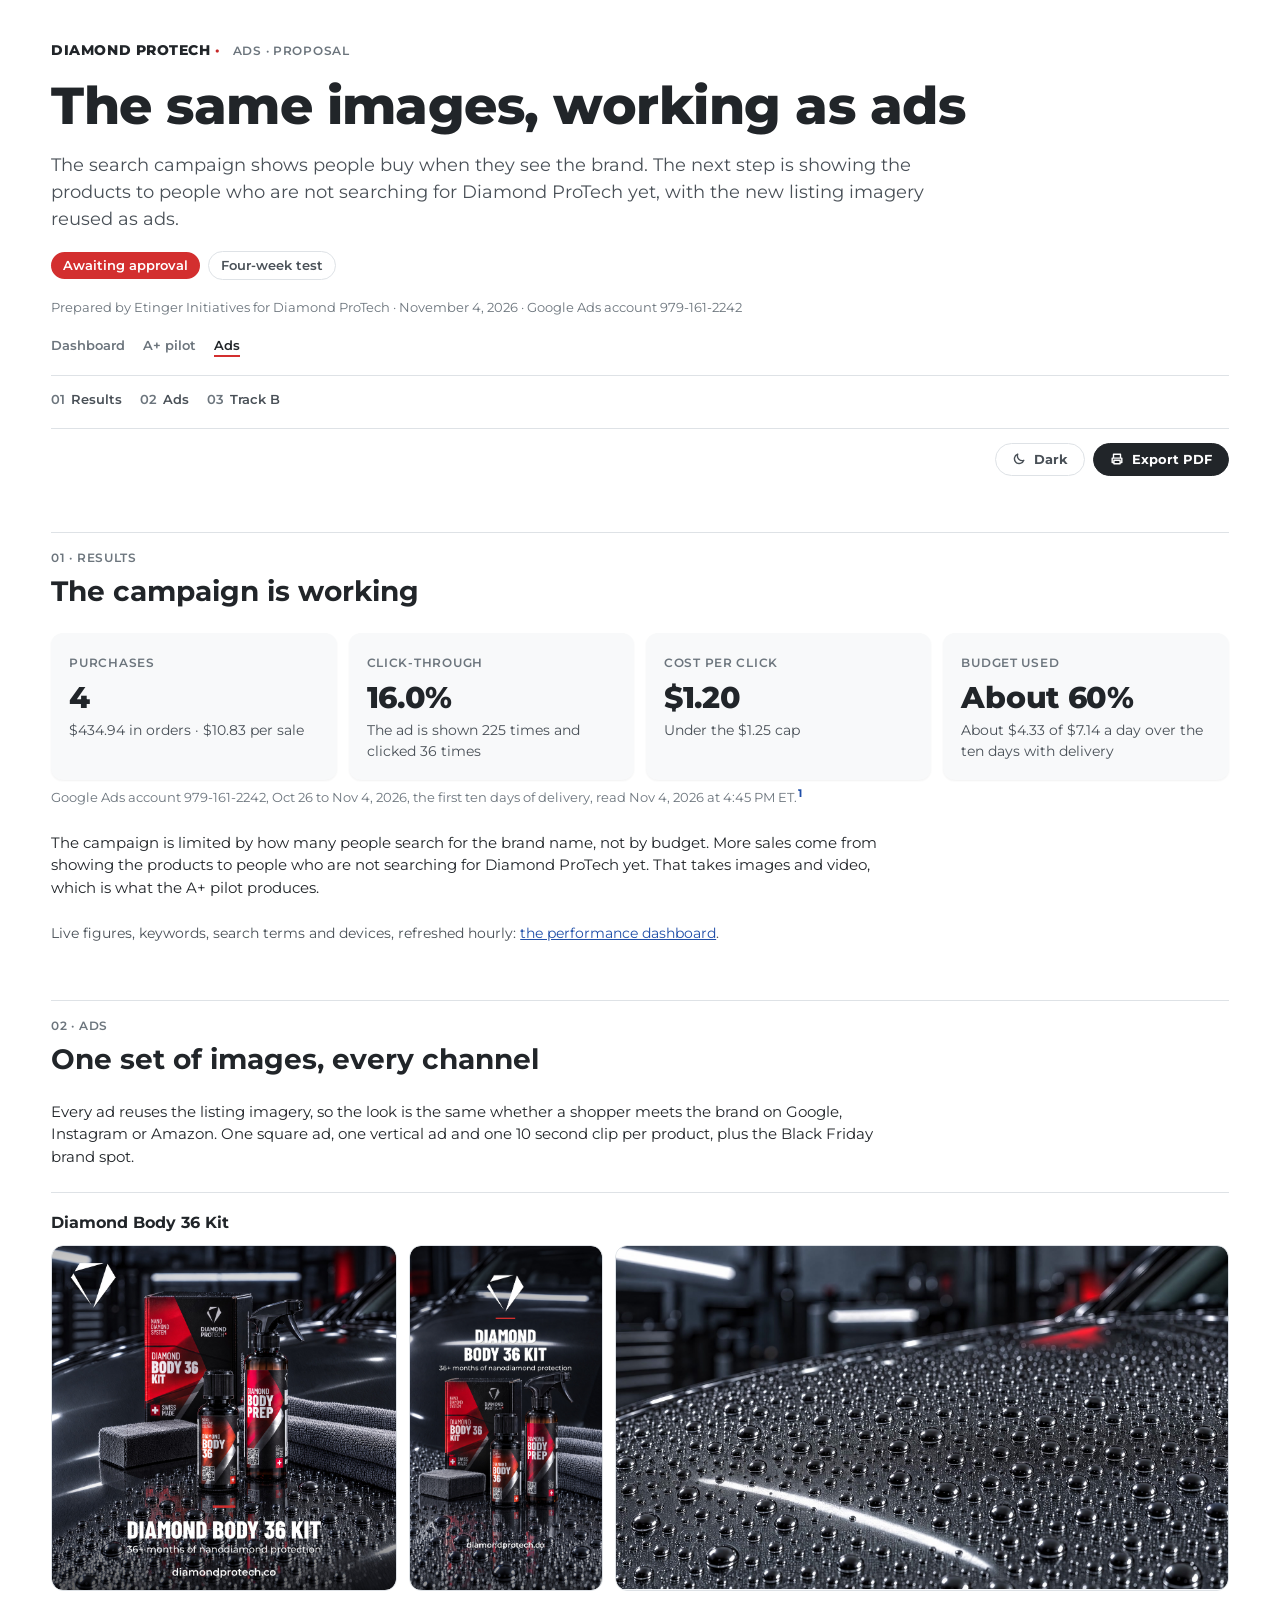
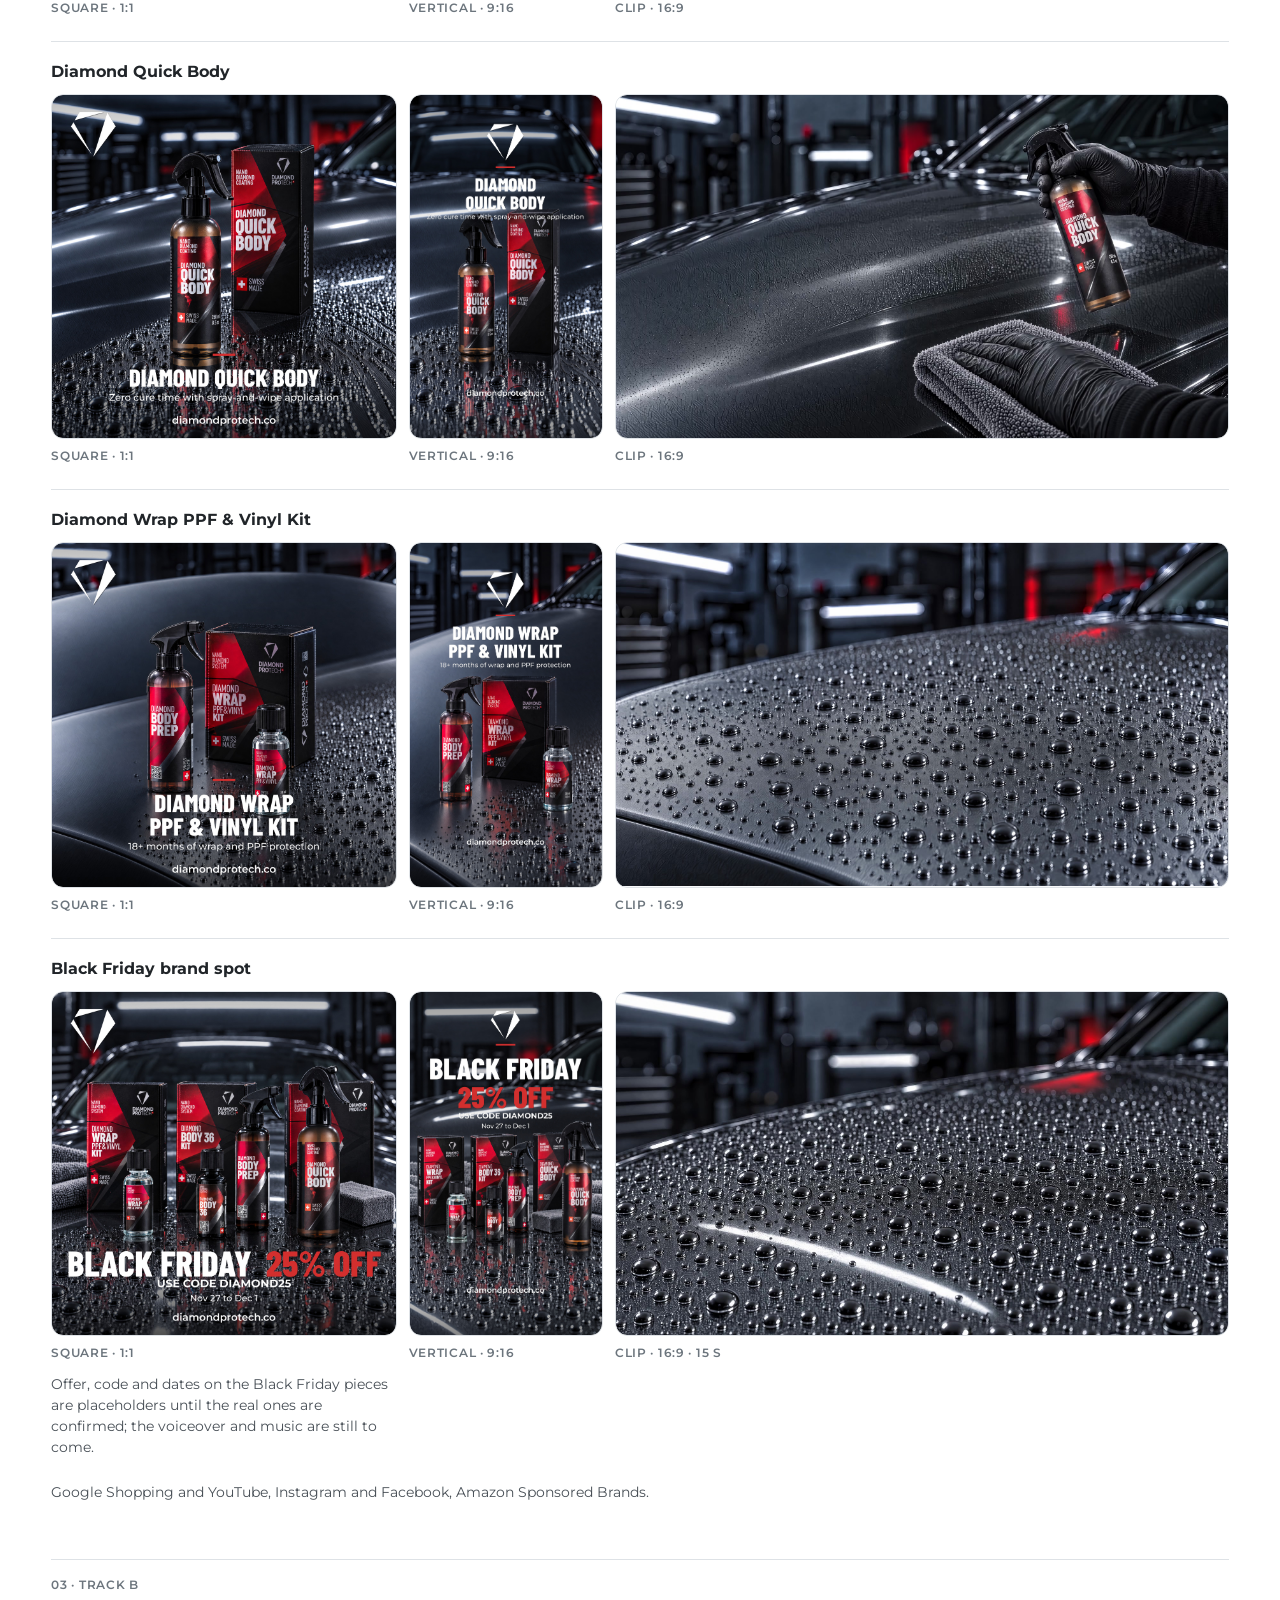
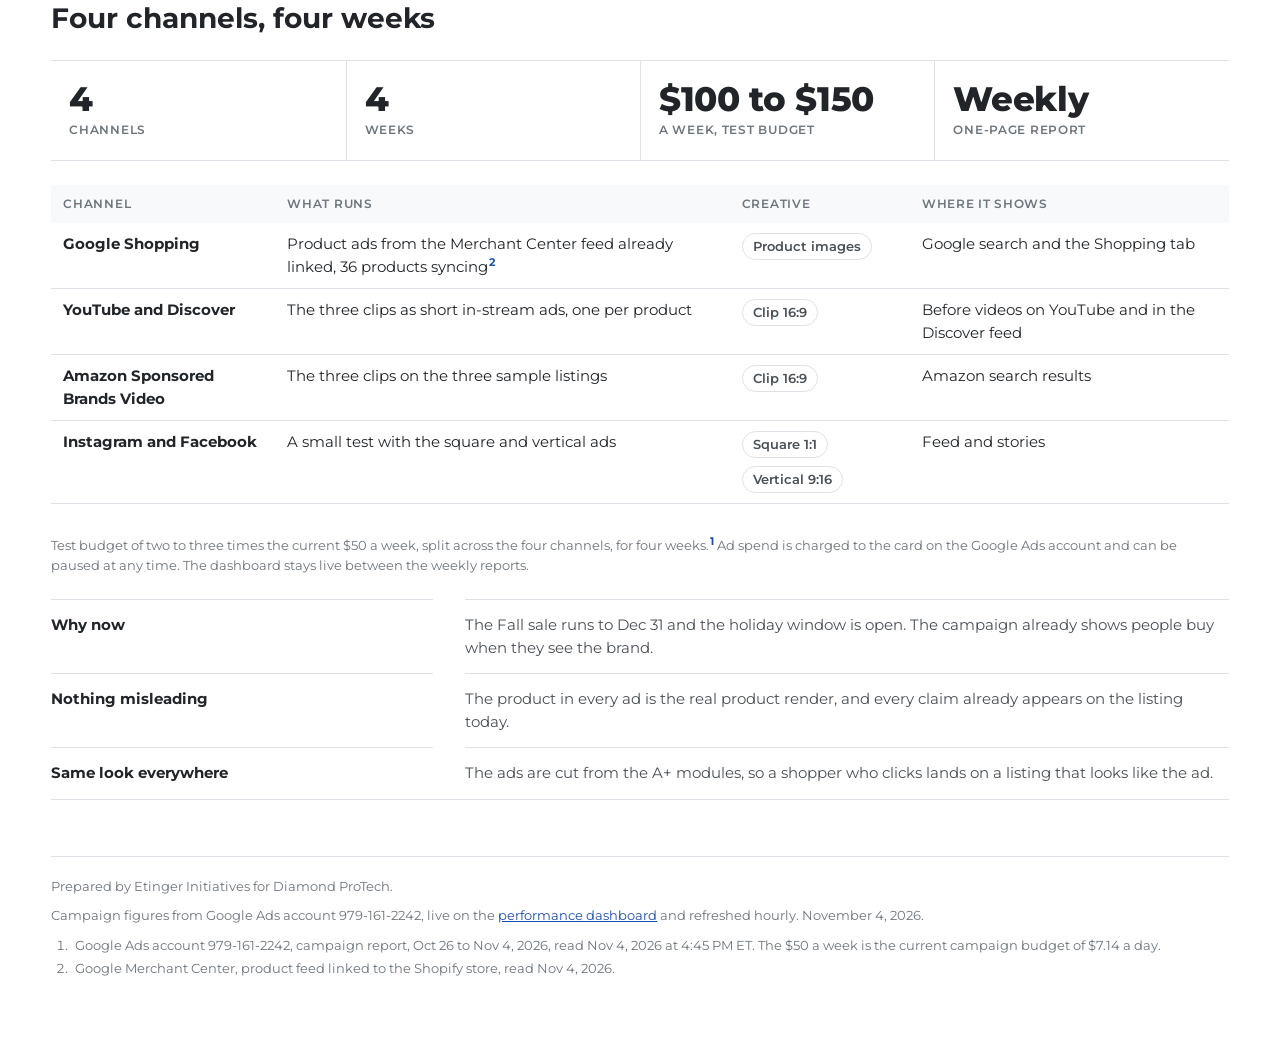
<file: ads/index.html>
<!doctype html>
<html lang="en">
<head>
<meta charset="utf-8">
<meta name="viewport" content="width=device-width,initial-scale=1,viewport-fit=cover">
<meta name="robots" content="noindex,nofollow">
<title>Diamond ProTech Ads</title>
<link rel="preconnect" href="https://fonts.googleapis.com">
<link rel="preconnect" href="https://fonts.gstatic.com" crossorigin>
<link rel="stylesheet" href="https://fonts.googleapis.com/css2?family=Montserrat:wght@400;500;600;700;800&display=swap">
<link rel="stylesheet" href="/assets/dpt.css?v=20261104g">
<script>(function(){try{var t=localStorage.getItem('dpt-theme');if(t==='light'||t==='dark')document.documentElement.setAttribute('data-theme',t);}catch(e){}})();</script>
<script src="/assets/theme.js?v=20261104e" defer></script>
</head>
<body>
<table class="pt" role="presentation"><tfoot><tr><td></td></tr></tfoot><tbody><tr><td>
<main class="page">

  <header class="top">
    <div class="masthead">
      <div class="brand">
        <span class="wordmark">Diamond ProTech <span class="dot">·</span></span>
        <span class="label">Ads · proposal</span>
      </div>
      <h1>The same images, working as ads</h1>
      <p class="lede">The search campaign shows people buy when they see the brand. The next step is showing the products to people who are not searching for Diamond ProTech yet, with the new listing imagery reused as ads.</p>
      <div class="pills">
        <span class="pill pill-status">Awaiting approval</span>
        <span class="pill pill-quiet">Four-week test</span>
      </div>
      <p class="meta">Prepared by Etinger Initiatives for Diamond ProTech · November 4, 2026 · Google Ads account 979-161-2242</p>
      <nav class="sitenav" aria-label="Pages">
        <a href="/">Dashboard</a>
        <a href="/aplus/">A+ pilot</a>
        <a href="/ads/" aria-current="page">Ads</a>
      </nav>
      <nav class="contents" aria-label="Contents">
        <a href="#results"><span>01</span>Results</a>
        <a href="#ads"><span>02</span>Ads</a>
        <a href="#track-b"><span>03</span>Track B</a>
      </nav>
      <div class="controls">
        <span class="spacer"></span>
        <button type="button" class="btn btn-quiet" id="theme" aria-label="Switch to dark mode">
          <svg class="ic-moon" viewBox="0 0 16 16" aria-hidden="true" fill="none" stroke="currentColor" stroke-width="1.6" stroke-linecap="round" stroke-linejoin="round"><path d="M13.5 9.5A5.5 5.5 0 0 1 6.5 2.5a5.5 5.5 0 1 0 7 7z"/></svg>
          <svg class="ic-sun" viewBox="0 0 16 16" aria-hidden="true" fill="none" stroke="currentColor" stroke-width="1.6" stroke-linecap="round" stroke-linejoin="round" style="display:none"><circle cx="8" cy="8" r="3"/><path d="M8 1.5v1.5M8 13v1.5M1.5 8H3M13 8h1.5M3.4 3.4l1 1M11.6 11.6l1 1M3.4 12.6l1-1M11.6 4.4l1-1"/></svg>
          <span class="theme-text">Dark</span>
        </button>
        <button type="button" class="btn" id="export">
          <svg viewBox="0 0 16 16" aria-hidden="true" fill="none" stroke="currentColor" stroke-width="1.6" stroke-linecap="round" stroke-linejoin="round"><path d="M4 6V2.5h8V6M4 12H2.5V7h11v5H12M4.5 9.5h7v4h-7z"/></svg>
          Export PDF
        </button>
      </div>
    </div>
  </header>

  <section class="sec" id="results">
    <div class="sec-head">
      <p class="label">01 · Results</p>
      <h2>The campaign is working</h2>
    </div>
    <div>
      <div class="facts">
        <div class="fact"><span class="label">Purchases</span><b>4</b><p>$434.94 in orders · $10.83 per sale</p></div>
        <div class="fact"><span class="label">Click-through</span><b>16.0%</b><p>The ad is shown 225 times and clicked 36 times</p></div>
        <div class="fact"><span class="label">Cost per click</span><b>$1.20</b><p>Under the $1.25 cap</p></div>
        <div class="fact"><span class="label">Budget used</span><b>About 60%</b><p>About $4.33 of $7.14 a day over the ten days with delivery</p></div>
      </div>
      <p class="source">Google Ads account 979-161-2242, Oct 26 to Nov 4, 2026, the first ten days of delivery, read Nov 4, 2026 at 4:45 PM ET.<sup class="fn"><a href="#fn1">1</a></sup></p>
    </div>
    <p class="prose">The campaign is limited by how many people search for the brand name, not by budget. More sales come from showing the products to people who are not searching for Diamond ProTech yet. That takes images and video, which is what the A+ pilot produces.</p>
    <p class="caption">Live figures, keywords, search terms and devices, refreshed hourly: <a href="/">the performance dashboard</a>.</p>
  </section>

  <section class="sec" id="ads">
    <div class="sec-head">
      <p class="label">02 · Ads</p>
      <h2>One set of images, every channel</h2>
    </div>
    <p class="prose">Every ad reuses the listing imagery, so the look is the same whether a shopper meets the brand on Google, Instagram or Amazon. One square ad, one vertical ad and one 10 second clip per product, plus the Black Friday brand spot.</p>

    <div class="adrow">
      <h3>Diamond Body 36 Kit</h3>
      <figure>
        <div class="frame ar-1x1" data-note="Square ad, to follow"><img src="/img/ads/body36-ad-1x1.jpg" alt="Diamond Body 36 Kit, square ad" onerror="this.parentElement.classList.add('missing')"></div>
        <figcaption class="label">Square · 1:1</figcaption>
      </figure>
      <figure>
        <div class="frame ar-9x16" data-note="Vertical ad, to follow"><img src="/img/ads/body36-ad-9x16.jpg" alt="Diamond Body 36 Kit, vertical ad" onerror="this.parentElement.classList.add('missing')"></div>
        <figcaption class="label">Vertical · 9:16</figcaption>
      </figure>
      <figure class="wide">
        <div class="frame ar-16x9" data-note="Clip, to follow"><video autoplay muted loop playsinline preload="auto" disablepictureinpicture poster="/img/ads/body36-clip-poster.jpg" aria-label="Diamond Body 36 Kit, short clip"><source src="/img/ads/body36-clip.mp4" type="video/mp4"></video></div>
        <figcaption class="label">Clip · 16:9</figcaption>
      </figure>
    </div>

    <div class="adrow">
      <h3>Diamond Quick Body</h3>
      <figure>
        <div class="frame ar-1x1" data-note="Square ad, to follow"><img src="/img/ads/quickbody-ad-1x1.jpg" alt="Diamond Quick Body, square ad" onerror="this.parentElement.classList.add('missing')"></div>
        <figcaption class="label">Square · 1:1</figcaption>
      </figure>
      <figure>
        <div class="frame ar-9x16" data-note="Vertical ad, to follow"><img src="/img/ads/quickbody-ad-9x16.jpg" alt="Diamond Quick Body, vertical ad" onerror="this.parentElement.classList.add('missing')"></div>
        <figcaption class="label">Vertical · 9:16</figcaption>
      </figure>
      <figure class="wide">
        <div class="frame ar-16x9" data-note="Clip, to follow"><video autoplay muted loop playsinline preload="auto" disablepictureinpicture poster="/img/ads/quickbody-clip-poster.jpg" aria-label="Diamond Quick Body, short clip"><source src="/img/ads/quickbody-clip.mp4" type="video/mp4"></video></div>
        <figcaption class="label">Clip · 16:9</figcaption>
      </figure>
    </div>

    <div class="adrow">
      <h3>Diamond Wrap PPF &amp; Vinyl Kit</h3>
      <figure>
        <div class="frame ar-1x1" data-note="Square ad, to follow"><img src="/img/ads/wrap-ad-1x1.jpg" alt="Diamond Wrap PPF and Vinyl Kit, square ad" onerror="this.parentElement.classList.add('missing')"></div>
        <figcaption class="label">Square · 1:1</figcaption>
      </figure>
      <figure>
        <div class="frame ar-9x16" data-note="Vertical ad, to follow"><img src="/img/ads/wrap-ad-9x16.jpg" alt="Diamond Wrap PPF and Vinyl Kit, vertical ad" onerror="this.parentElement.classList.add('missing')"></div>
        <figcaption class="label">Vertical · 9:16</figcaption>
      </figure>
      <figure class="wide">
        <div class="frame ar-16x9" data-note="Clip, to follow"><video autoplay muted loop playsinline preload="auto" disablepictureinpicture poster="/img/ads/wrap-clip-poster.jpg" aria-label="Diamond Wrap PPF and Vinyl Kit, short clip"><source src="/img/ads/wrap-clip.mp4" type="video/mp4"></video></div>
        <figcaption class="label">Clip · 16:9</figcaption>
      </figure>
    </div>

    <div class="adrow">
      <h3>Black Friday brand spot</h3>
      <figure>
        <div class="frame ar-1x1" data-note="Square ad, to follow"><img src="/img/ads/brand-bf-ad-1x1.jpg" alt="Black Friday, square ad" onerror="this.parentElement.classList.add('missing')"></div>
        <figcaption class="label">Square · 1:1</figcaption>
      </figure>
      <figure>
        <div class="frame ar-9x16" data-note="Vertical ad, to follow"><img src="/img/ads/brand-bf-ad-9x16.jpg" alt="Black Friday, vertical ad" onerror="this.parentElement.classList.add('missing')"></div>
        <figcaption class="label">Vertical · 9:16</figcaption>
      </figure>
      <figure class="wide">
        <div class="frame ar-16x9" data-note="Clip, to follow"><video autoplay muted loop playsinline preload="auto" disablepictureinpicture poster="/img/ads/brand-bf-clip-poster.jpg" aria-label="Black Friday brand spot, 15 second clip"><source src="/img/ads/brand-bf-clip.mp4" type="video/mp4"></video></div>
        <figcaption class="label">Clip · 16:9 · 15 s</figcaption>
      </figure>
      <p class="caption">Offer, code and dates on the Black Friday pieces are placeholders until the real ones are confirmed; the voiceover and music are still to come.</p>
    </div>

    <p class="caption">Google Shopping and YouTube, Instagram and Facebook, Amazon Sponsored Brands.</p>
  </section>

  <section class="sec" id="track-b">
    <div class="sec-head">
      <p class="label">03 · Track B</p>
      <h2>Four channels, four weeks</h2>
    </div>
    <div class="plan">
      <div class="kf plan-strip" role="list" aria-label="Plan at a glance">
        <div role="listitem"><b>4</b><span class="label">Channels</span></div>
        <div role="listitem"><b>4</b><span class="label">Weeks</span></div>
        <div role="listitem"><b>$100 to $150</b><span class="label">A week, test budget</span></div>
        <div role="listitem"><b>Weekly</b><span class="label">One-page report</span></div>
      </div>
      <div class="table-wrap">
        <table class="plan-table">
          <thead>
            <tr><th>Channel</th><th>What runs</th><th>Creative</th><th>Where it shows</th></tr>
          </thead>
          <tbody>
            <tr>
              <td data-label="Channel"><b>Google Shopping</b></td>
              <td data-label="What runs">Product ads from the Merchant Center feed already linked, 36 products syncing<sup class="fn"><a href="#fn2">2</a></sup></td>
              <td data-label="Creative"><span class="chips"><span class="chip">Product images</span></span></td>
              <td data-label="Where it shows">Google search and the Shopping tab</td>
            </tr>
            <tr>
              <td data-label="Channel"><b>YouTube and Discover</b></td>
              <td data-label="What runs">The three clips as short in-stream ads, one per product</td>
              <td data-label="Creative"><span class="chips"><span class="chip">Clip 16:9</span></span></td>
              <td data-label="Where it shows">Before videos on YouTube and in the Discover feed</td>
            </tr>
            <tr>
              <td data-label="Channel"><b>Amazon Sponsored Brands Video</b></td>
              <td data-label="What runs">The three clips on the three sample listings</td>
              <td data-label="Creative"><span class="chips"><span class="chip">Clip 16:9</span></span></td>
              <td data-label="Where it shows">Amazon search results</td>
            </tr>
            <tr>
              <td data-label="Channel"><b>Instagram and Facebook</b></td>
              <td data-label="What runs">A small test with the square and vertical ads</td>
              <td data-label="Creative"><span class="chips"><span class="chip">Square 1:1</span><span class="chip">Vertical 9:16</span></span></td>
              <td data-label="Where it shows">Feed and stories</td>
            </tr>
          </tbody>
        </table>
      </div>
      <p class="source">Test budget of two to three times the current $50 a week, split across the four channels, for four weeks.<sup class="fn"><a href="#fn1">1</a></sup> Ad spend is charged to the card on the Google Ads account and can be paused at any time. The dashboard stays live between the weekly reports.</p>
    </div>
    <dl class="defs">
      <dt>Why now</dt>
      <dd>The Fall sale runs to Dec 31 and the holiday window is open. The campaign already shows people buy when they see the brand.</dd>
      <dt>Nothing misleading</dt>
      <dd>The product in every ad is the real product render, and every claim already appears on the listing today.</dd>
      <dt>Same look everywhere</dt>
      <dd>The ads are cut from the A+ modules, so a shopper who clicks lands on a listing that looks like the ad.</dd>
    </dl>
  </section>


  <footer>
    <p>Prepared by Etinger Initiatives for Diamond ProTech.</p>
    <p>Campaign figures from Google Ads account 979-161-2242, live on the <a href="/">performance dashboard</a> and refreshed hourly. November 4, 2026.</p>
    <ol class="footnotes">
      <li id="fn1">Google Ads account 979-161-2242, campaign report, Oct 26 to Nov 4, 2026, read Nov 4, 2026 at 4:45 PM ET. The $50 a week is the current campaign budget of $7.14 a day.</li>
      <li id="fn2">Google Merchant Center, product feed linked to the Shopify store, read Nov 4, 2026.</li>
    </ol>
  </footer>

</main>
</td></tr></tbody></table>
<div class="print-foot" aria-hidden="true"><span>Diamond ProTech Ads · November 4, 2026</span><span>Prepared by Etinger Initiatives for Diamond ProTech</span></div>
<script>
(function () {
  document.getElementById('export').addEventListener('click', function () { window.print(); });
  // A clip whose poster is not there yet shows its placeholder note instead of an empty player.
  Array.prototype.forEach.call(document.querySelectorAll('.frame video[poster]'), function (v) {
    var probe = new Image();
    probe.onerror = function () { v.hidden = true; v.parentElement.classList.add('missing'); };
    probe.src = v.getAttribute('poster');
    // Clips run on their own, muted, and loop; nudge any browser that waits for a gesture.
    v.muted = true;
    var p = v.play(); if (p && p.catch) { p.catch(function () {}); }
  });
})();
</script>
</body>
</html>
</file>
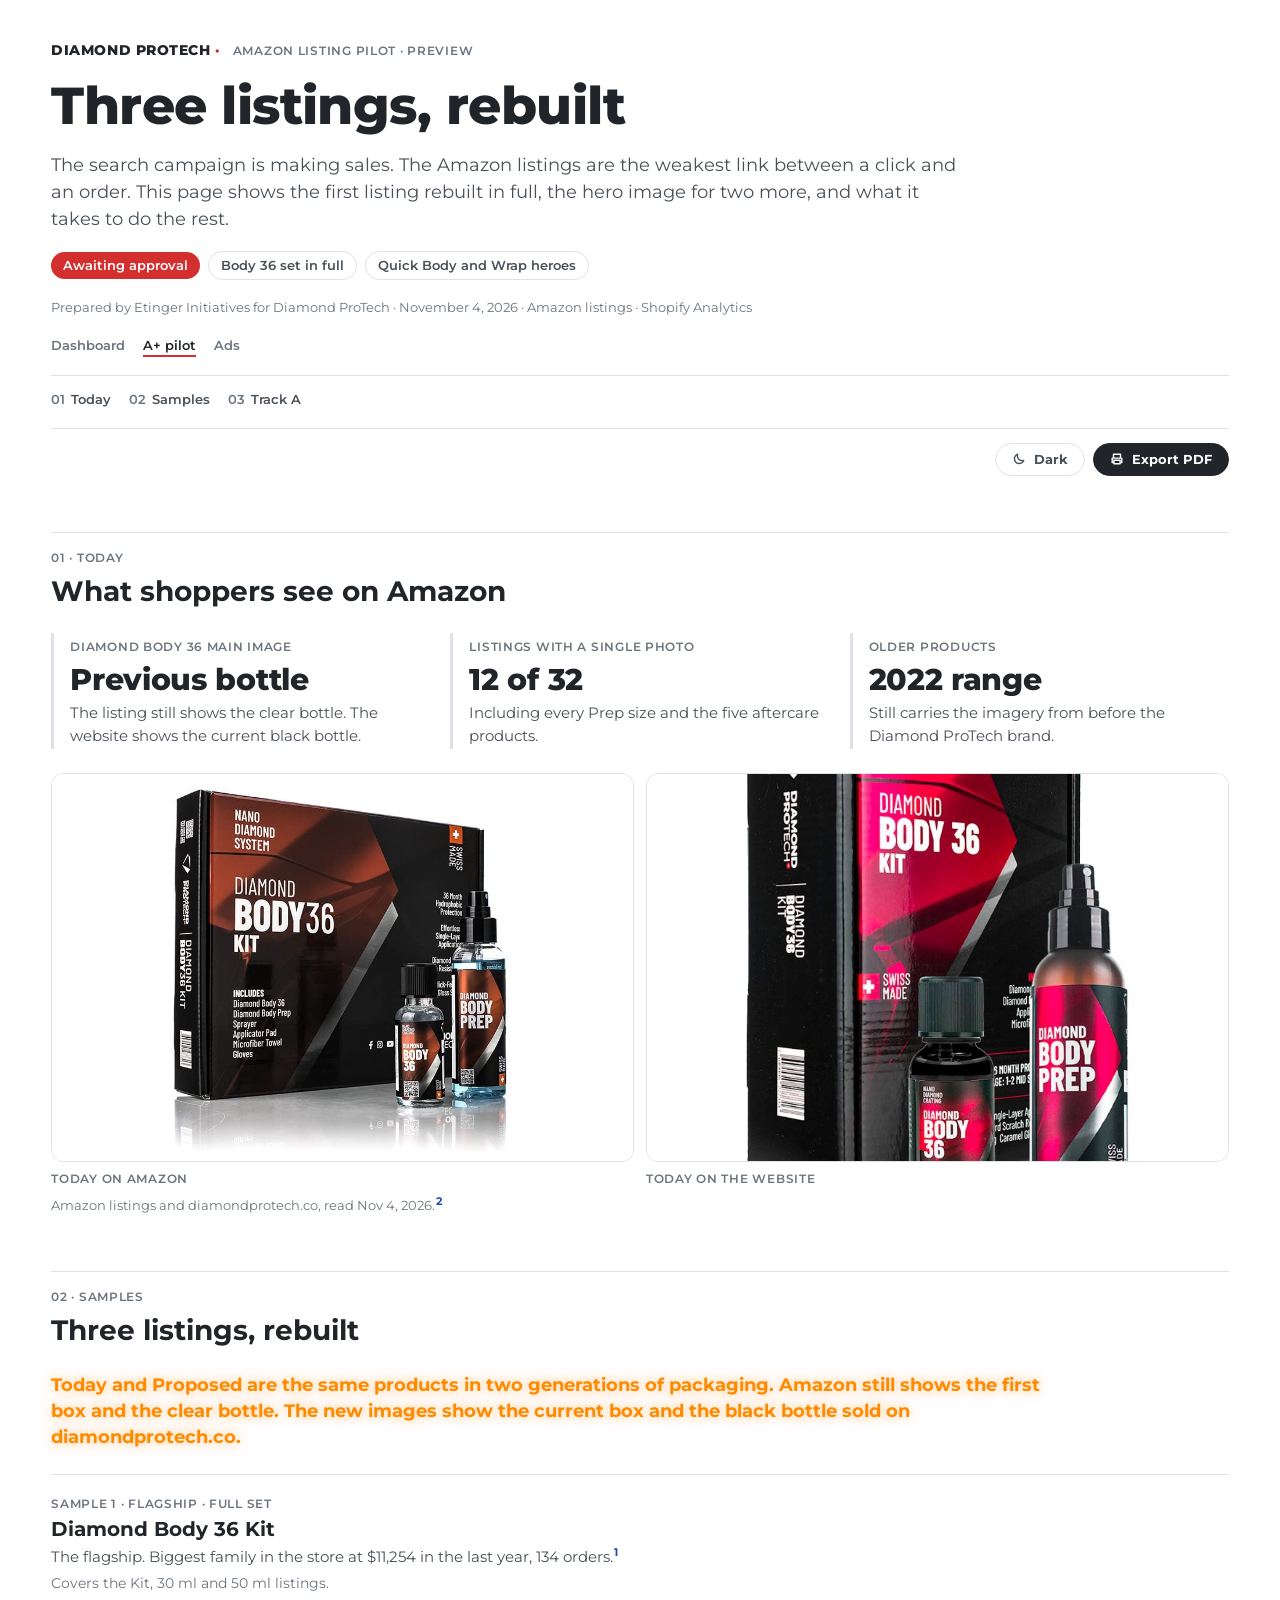
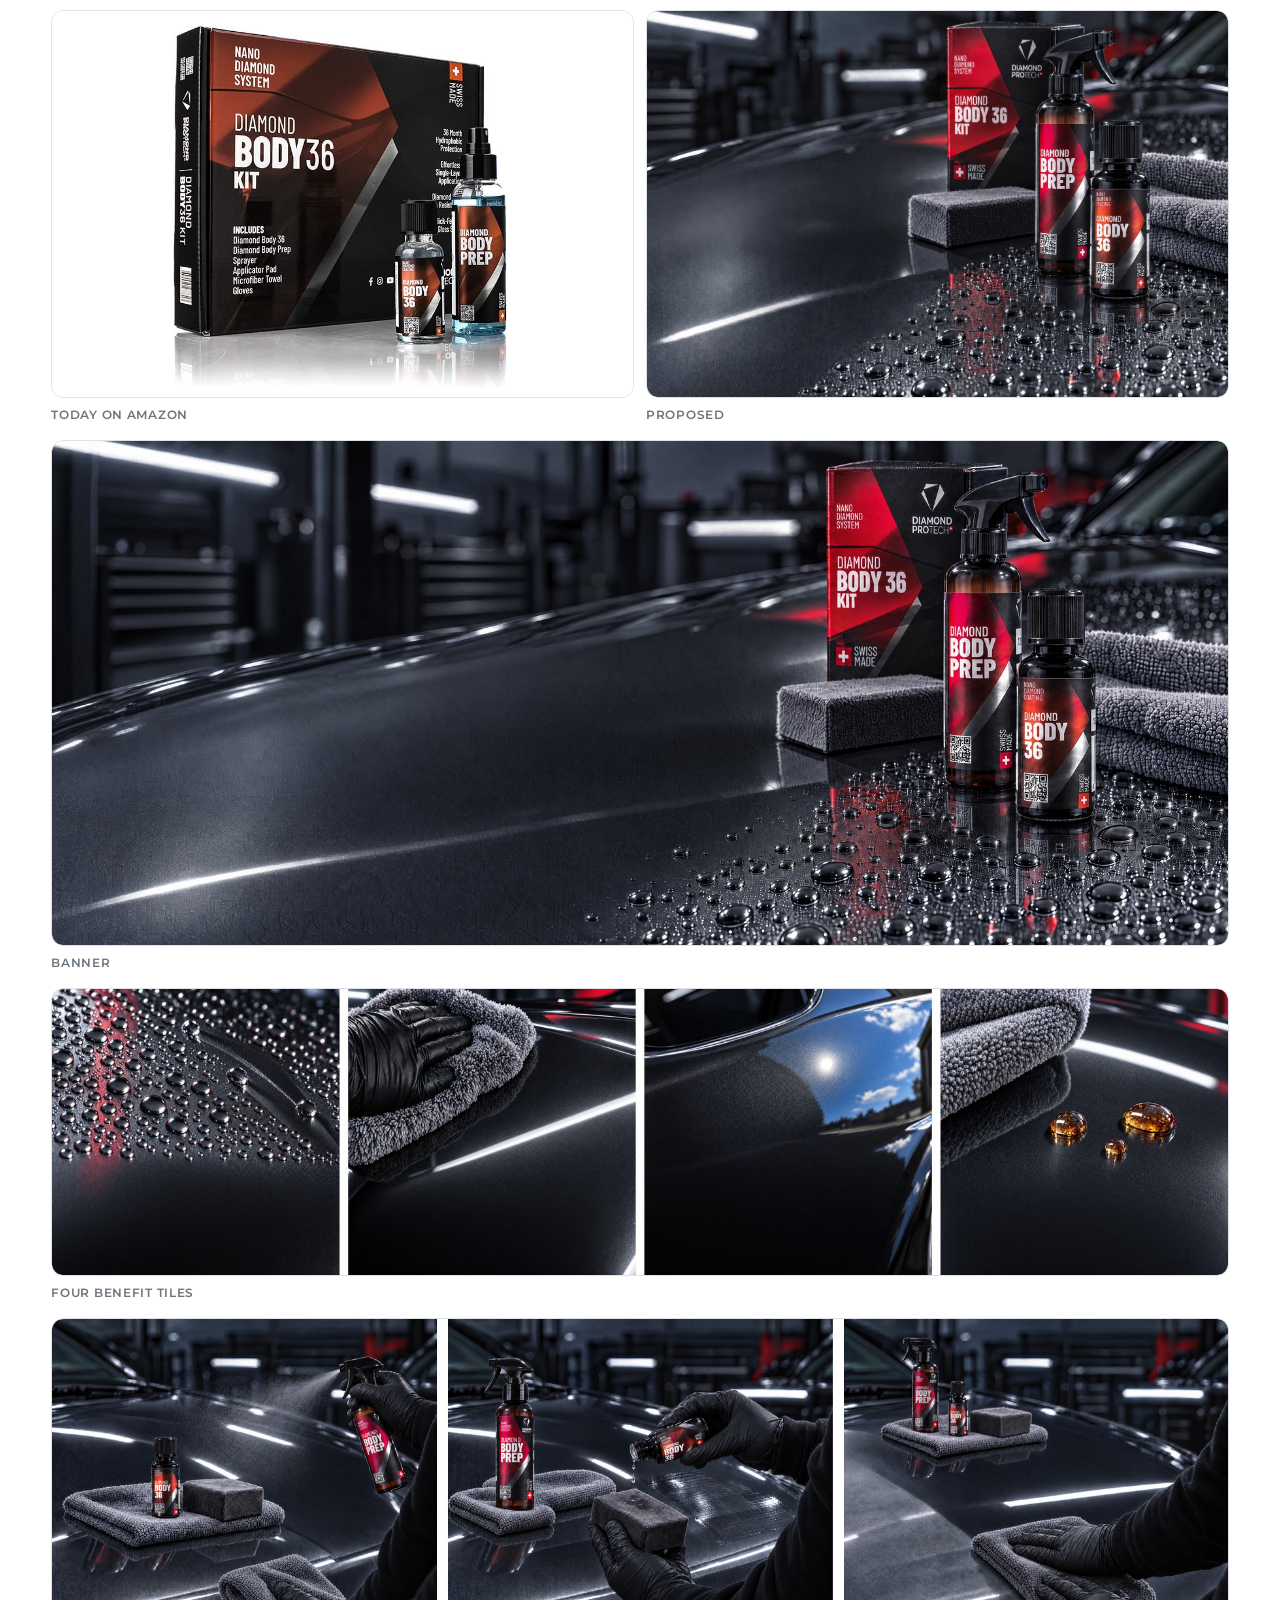
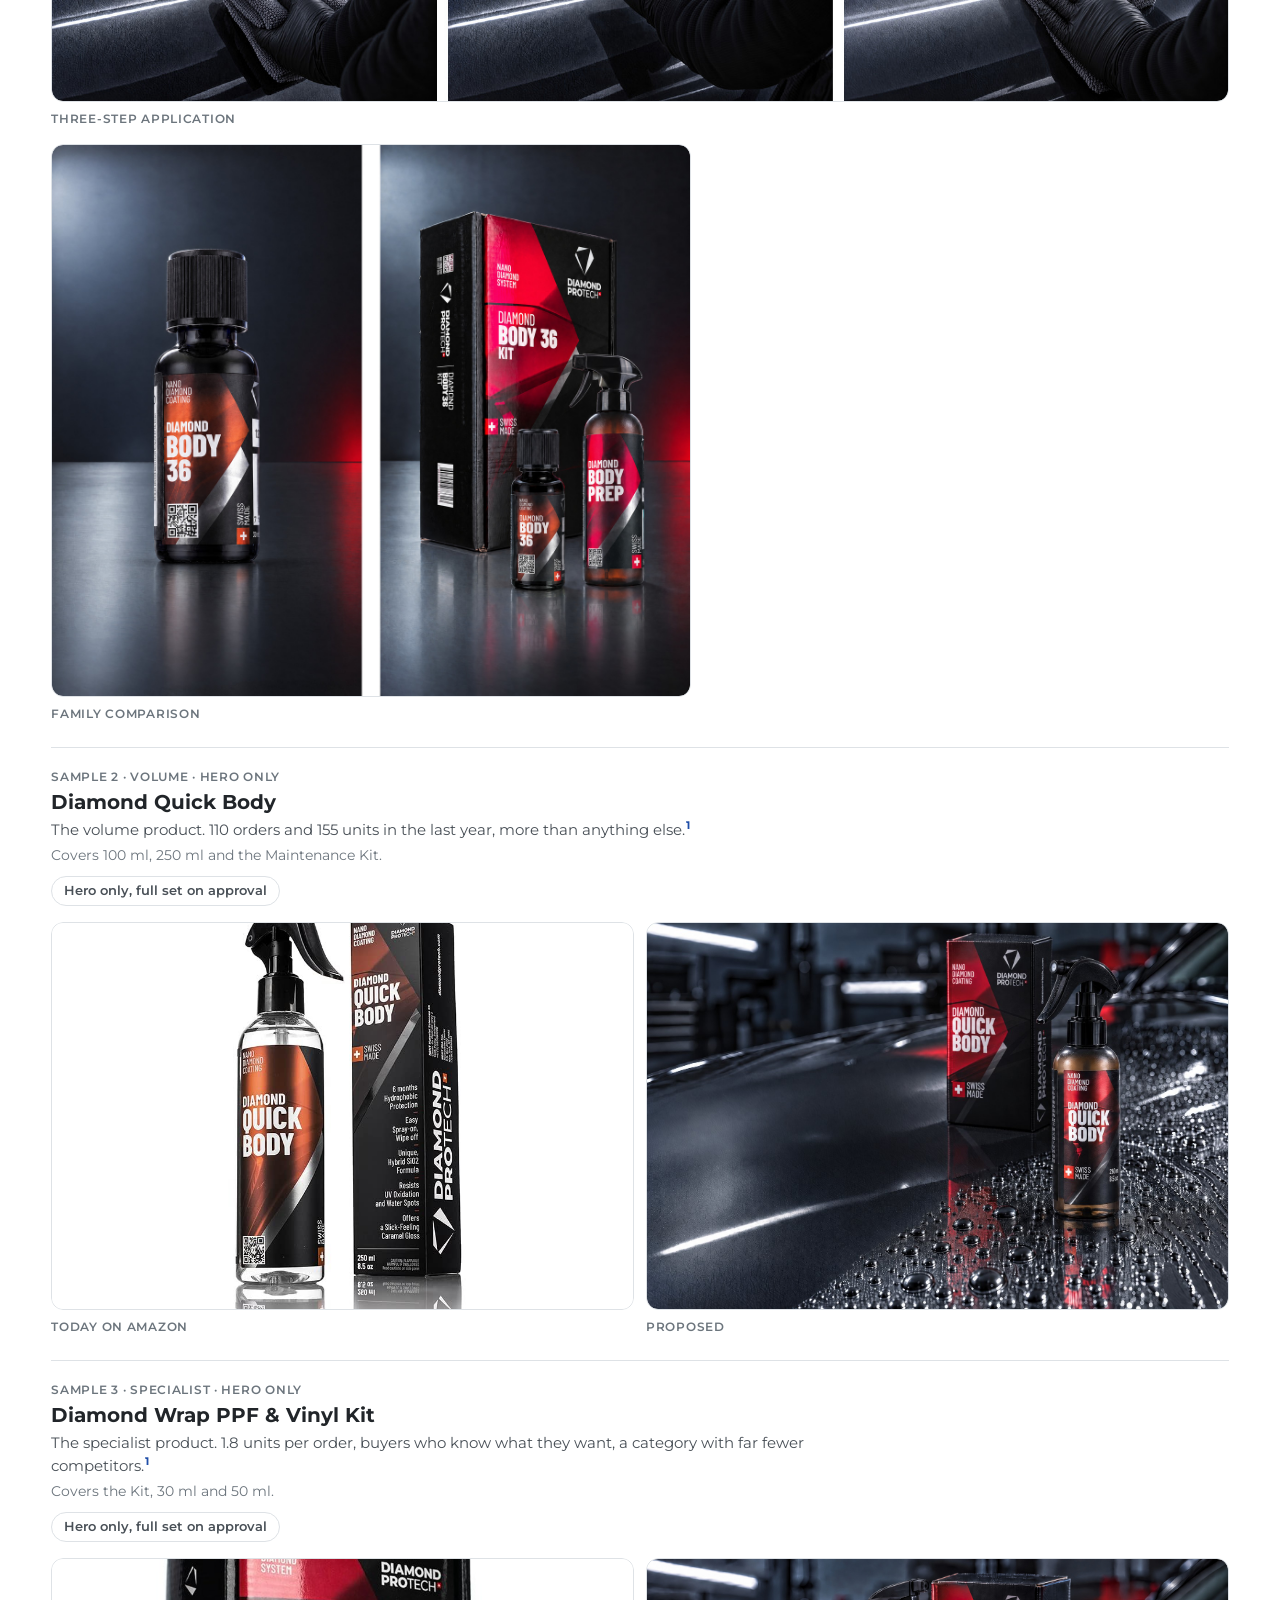
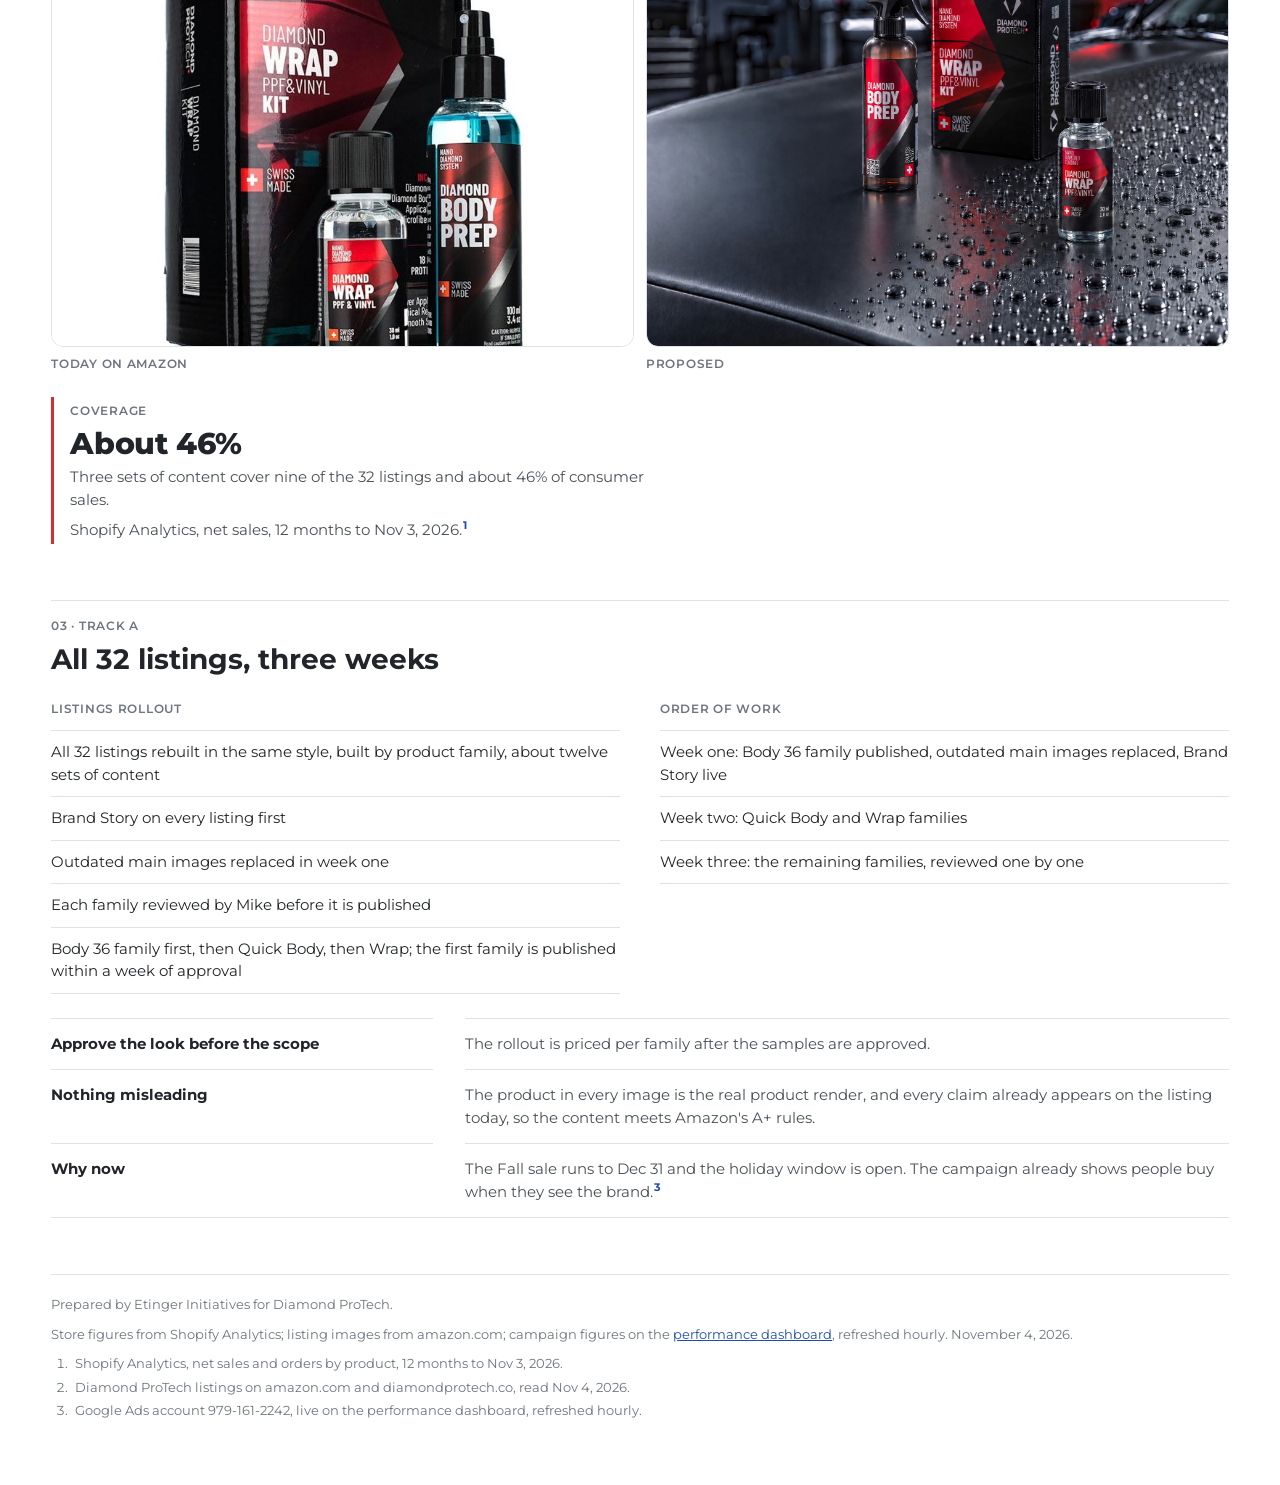
<file: aplus/index.html>
<!doctype html>
<html lang="en">
<head>
<meta charset="utf-8">
<meta name="viewport" content="width=device-width,initial-scale=1,viewport-fit=cover">
<meta name="robots" content="noindex,nofollow">
<title>Diamond ProTech A+ Pilot</title>
<link rel="preconnect" href="https://fonts.googleapis.com">
<link rel="preconnect" href="https://fonts.gstatic.com" crossorigin>
<link rel="stylesheet" href="https://fonts.googleapis.com/css2?family=Montserrat:wght@400;500;600;700;800&display=swap">
<link rel="stylesheet" href="/assets/dpt.css?v=20261104g">
<script>(function(){try{var t=localStorage.getItem('dpt-theme');if(t==='light'||t==='dark')document.documentElement.setAttribute('data-theme',t);}catch(e){}})();</script>
<script src="/assets/theme.js?v=20261104e" defer></script>
</head>
<body>
<table class="pt" role="presentation"><tfoot><tr><td></td></tr></tfoot><tbody><tr><td>
<main class="page">

  <header class="top">
    <div class="masthead">
      <div class="brand">
        <span class="wordmark">Diamond ProTech <span class="dot">·</span></span>
        <span class="label">Amazon listing pilot · preview</span>
      </div>
      <h1>Three listings, rebuilt</h1>
      <p class="lede">The search campaign is making sales. The Amazon listings are the weakest link between a click and an order. This page shows the first listing rebuilt in full, the hero image for two more, and what it takes to do the rest.</p>
      <div class="pills">
        <span class="pill pill-status">Awaiting approval</span>
        <span class="pill pill-quiet">Body 36 set in full</span>
        <span class="pill pill-quiet">Quick Body and Wrap heroes</span>
      </div>
      <p class="meta">Prepared by Etinger Initiatives for Diamond ProTech · November 4, 2026 · Amazon listings · Shopify Analytics</p>
      <nav class="sitenav" aria-label="Pages">
        <a href="/">Dashboard</a>
        <a href="/aplus/" aria-current="page">A+ pilot</a>
        <a href="/ads/">Ads</a>
      </nav>
      <nav class="contents" aria-label="Contents">
        <a href="#today"><span>01</span>Today</a>
        <a href="#samples"><span>02</span>Samples</a>
        <a href="#track-a"><span>03</span>Track A</a>
      </nav>
      <div class="controls">
        <span class="spacer"></span>
        <button type="button" class="btn btn-quiet" id="theme" aria-label="Switch to dark mode">
          <svg class="ic-moon" viewBox="0 0 16 16" aria-hidden="true" fill="none" stroke="currentColor" stroke-width="1.6" stroke-linecap="round" stroke-linejoin="round"><path d="M13.5 9.5A5.5 5.5 0 0 1 6.5 2.5a5.5 5.5 0 1 0 7 7z"/></svg>
          <svg class="ic-sun" viewBox="0 0 16 16" aria-hidden="true" fill="none" stroke="currentColor" stroke-width="1.6" stroke-linecap="round" stroke-linejoin="round" style="display:none"><circle cx="8" cy="8" r="3"/><path d="M8 1.5v1.5M8 13v1.5M1.5 8H3M13 8h1.5M3.4 3.4l1 1M11.6 11.6l1 1M3.4 12.6l1-1M11.6 4.4l1-1"/></svg>
          <span class="theme-text">Dark</span>
        </button>
        <button type="button" class="btn" id="export">
          <svg viewBox="0 0 16 16" aria-hidden="true" fill="none" stroke="currentColor" stroke-width="1.6" stroke-linecap="round" stroke-linejoin="round"><path d="M4 6V2.5h8V6M4 12H2.5V7h11v5H12M4.5 9.5h7v4h-7z"/></svg>
          Export PDF
        </button>
      </div>
    </div>
  </header>

  <section class="sec" id="today">
    <div class="sec-head">
      <p class="label">01 · Today</p>
      <h2>What shoppers see on Amazon</h2>
    </div>
    <div class="stats">
      <div class="stat">
        <span class="label">Diamond Body 36 main image</span>
        <b>Previous bottle</b>
        <p>The listing still shows the clear bottle. The website shows the current black bottle.</p>
      </div>
      <div class="stat">
        <span class="label">Listings with a single photo</span>
        <b>12 of 32</b>
        <p>Including every Prep size and the five aftercare products.</p>
      </div>
      <div class="stat">
        <span class="label">Older products</span>
        <b>2022 range</b>
        <p>Still carries the imagery from before the Diamond ProTech brand.</p>
      </div>
    </div>
    <div>
      <div class="pair">
        <figure>
          <div class="frame ar-3x2 white" data-note="Amazon main image, to follow"><img src="/img/aplus/body36-before.jpg" alt="Diamond Body 36 Kit, current main image on Amazon, clear bottle" onerror="this.parentElement.classList.add('missing')"></div>
          <figcaption class="label">Today on Amazon</figcaption>
        </figure>
        <figure>
          <div class="frame ar-3x2 white" data-note="Website image, to follow"><img src="/img/aplus/body36-website.jpg" alt="Diamond Body 36 Kit, current image on diamondprotech.co, black bottle" onerror="this.parentElement.classList.add('missing')"></div>
          <figcaption class="label">Today on the website</figcaption>
        </figure>
      </div>
      <p class="source">Amazon listings and diamondprotech.co, read Nov 4, 2026.<sup class="fn"><a href="#fn2">2</a></sup></p>
    </div>
  </section>

  <section class="sec" id="samples">
    <div class="sec-head">
      <p class="label">02 · Samples</p>
      <h2>Three listings, rebuilt</h2>
    </div>
    <p class="callout">Today and Proposed are the same products in two generations of packaging. Amazon still shows the first box and the clear bottle. The new images show the current box and the black bottle sold on diamondprotech.co.</p>

    <article class="product">
      <div class="product-head">
        <span class="label">Sample 1 · Flagship · Full set</span>
        <h3>Diamond Body 36 Kit</h3>
        <p class="why">The flagship. Biggest family in the store at $11,254 in the last year, 134 orders.<sup class="fn"><a href="#fn1">1</a></sup></p>
        <p class="covers">Covers the Kit, 30 ml and 50 ml listings.</p>
      </div>
      <div class="pair">
        <figure>
          <div class="frame ar-3x2 white" data-note="Amazon main image, to follow"><img src="/img/aplus/body36-before.jpg" alt="Diamond Body 36 Kit, current main image on Amazon" onerror="this.parentElement.classList.add('missing')"></div>
          <figcaption class="label">Today on Amazon</figcaption>
        </figure>
        <figure>
          <div class="frame ar-3x2" data-note="Hero module, to follow"><img src="/img/aplus/body36-hero.jpg" alt="Diamond Body 36 Kit, proposed hero module: kit box, 30 ml bottle and applicator block on a beaded hood" onerror="this.parentElement.classList.add('missing')"></div>
          <figcaption class="label">Proposed</figcaption>
        </figure>
      </div>
      <div class="modules">
        <figure>
          <div class="frame ar-banner" data-note="Banner, to follow"><img src="/img/aplus/body36-m1.jpg" alt="Diamond Body 36 Kit, banner module" onerror="this.parentElement.classList.add('missing')"></div>
          <figcaption class="label">Banner</figcaption>
        </figure>
        <figure>
          <div class="frame ar-tiles" data-note="Benefit tiles, to follow"><img src="/img/aplus/body36-m2.jpg" alt="Diamond Body 36 Kit, four benefit tiles: water beading, scratch resistance, sun and sky reflection, tree sap beading" onerror="this.parentElement.classList.add('missing')"></div>
          <figcaption class="label">Four benefit tiles</figcaption>
        </figure>
        <figure>
          <div class="frame ar-steps" data-note="Application steps, to follow"><img src="/img/aplus/body36-m3.jpg" alt="Diamond Body 36 Kit, three-step application module: prep, apply, wipe" onerror="this.parentElement.classList.add('missing')"></div>
          <figcaption class="label">Three-step application</figcaption>
        </figure>
        <figure class="half">
          <div class="frame ar-cmp" data-note="Family comparison, to follow"><img src="/img/aplus/body36-m4.jpg" alt="Diamond Body 36 family comparison module: the 30 ml bottle and the kit" onerror="this.parentElement.classList.add('missing')"></div>
          <figcaption class="label">Family comparison</figcaption>
        </figure>
      </div>
    </article>

    <article class="product">
      <div class="product-head">
        <span class="label">Sample 2 · Volume · Hero only</span>
        <h3>Diamond Quick Body</h3>
        <p class="why">The volume product. 110 orders and 155 units in the last year, more than anything else.<sup class="fn"><a href="#fn1">1</a></sup></p>
        <p class="covers">Covers 100 ml, 250 ml and the Maintenance Kit.</p>
        <div class="pills"><span class="pill pill-quiet">Hero only, full set on approval</span></div>
      </div>
      <div class="pair">
        <figure>
          <div class="frame ar-3x2 white" data-note="Amazon main image, to follow"><img src="/img/aplus/quickbody-before.jpg" alt="Diamond Quick Body, current main image on Amazon" onerror="this.parentElement.classList.add('missing')"></div>
          <figcaption class="label">Today on Amazon</figcaption>
        </figure>
        <figure>
          <div class="frame ar-3x2" data-note="Hero module, to follow"><img src="/img/aplus/quickbody-hero.jpg" alt="Diamond Quick Body, proposed hero module: 250 ml trigger spray and carton on a freshly washed hood" onerror="this.parentElement.classList.add('missing')"></div>
          <figcaption class="label">Proposed</figcaption>
        </figure>
      </div>
    </article>

    <article class="product">
      <div class="product-head">
        <span class="label">Sample 3 · Specialist · Hero only</span>
        <h3>Diamond Wrap PPF &amp; Vinyl Kit</h3>
        <p class="why">The specialist product. 1.8 units per order, buyers who know what they want, a category with far fewer competitors.<sup class="fn"><a href="#fn1">1</a></sup></p>
        <p class="covers">Covers the Kit, 30 ml and 50 ml.</p>
        <div class="pills"><span class="pill pill-quiet">Hero only, full set on approval</span></div>
      </div>
      <div class="pair">
        <figure>
          <div class="frame ar-3x2 white" data-note="Amazon main image, to follow"><img src="/img/aplus/wrap-before.jpg" alt="Diamond Wrap PPF and Vinyl Kit, current main image on Amazon" onerror="this.parentElement.classList.add('missing')"></div>
          <figcaption class="label">Today on Amazon</figcaption>
        </figure>
        <figure>
          <div class="frame ar-3x2" data-note="Hero module, to follow"><img src="/img/aplus/wrap-hero.jpg" alt="Diamond Wrap PPF and Vinyl Kit, proposed hero module: kit box and 30 ml bottle on a hood wrapped in satin dark grey vinyl" onerror="this.parentElement.classList.add('missing')"></div>
          <figcaption class="label">Proposed</figcaption>
        </figure>
      </div>
    </article>

    <div class="stat hot">
      <span class="label">Coverage</span>
      <b>About 46%</b>
      <p>Three sets of content cover nine of the 32 listings and about 46% of consumer sales.</p>
      <p class="source">Shopify Analytics, net sales, 12 months to Nov 3, 2026.<sup class="fn"><a href="#fn1">1</a></sup></p>
    </div>
    <p class="caption hidden" id="files-line">The labeled modules and plates for review are in the shared Drive folder: <a id="files-link" href="#">Marketing, A+ pilot</a>.</p>
  </section>

  <section class="sec" id="track-a">
    <div class="sec-head">
      <p class="label">03 · Track A</p>
      <h2>All 32 listings, three weeks</h2>
    </div>
    <div class="tracks">
      <div class="track">
        <p class="label">Listings rollout</p>
        <ul>
          <li>All 32 listings rebuilt in the same style, built by product family, about twelve sets of content</li>
          <li>Brand Story on every listing first</li>
          <li>Outdated main images replaced in week one</li>
          <li>Each family reviewed by Mike before it is published</li>
          <li>Body 36 family first, then Quick Body, then Wrap; the first family is published within a week of approval</li>
        </ul>
      </div>
      <div class="track">
        <p class="label">Order of work</p>
        <ul>
          <li>Week one: Body 36 family published, outdated main images replaced, Brand Story live</li>
          <li>Week two: Quick Body and Wrap families</li>
          <li>Week three: the remaining families, reviewed one by one</li>
        </ul>
      </div>
    </div>
    <dl class="defs">
      <dt>Approve the look before the scope</dt>
      <dd>The rollout is priced per family after the samples are approved.</dd>
      <dt>Nothing misleading</dt>
      <dd>The product in every image is the real product render, and every claim already appears on the listing today, so the content meets Amazon's A+ rules.</dd>
      <dt>Why now</dt>
      <dd>The Fall sale runs to Dec 31 and the holiday window is open. The campaign already shows people buy when they see the brand.<sup class="fn"><a href="#fn3">3</a></sup></dd>
    </dl>
  </section>


  <footer>
    <p>Prepared by Etinger Initiatives for Diamond ProTech.</p>
    <p>Store figures from Shopify Analytics; listing images from amazon.com; campaign figures on the <a href="/">performance dashboard</a>, refreshed hourly. November 4, 2026.</p>
    <ol class="footnotes">
      <li id="fn1">Shopify Analytics, net sales and orders by product, 12 months to Nov 3, 2026.</li>
      <li id="fn2">Diamond ProTech listings on amazon.com and diamondprotech.co, read Nov 4, 2026.</li>
      <li id="fn3">Google Ads account 979-161-2242, live on the performance dashboard, refreshed hourly.</li>
    </ol>
  </footer>

</main>
</td></tr></tbody></table>
<div class="print-foot" aria-hidden="true"><span>Diamond ProTech A+ Pilot · November 4, 2026</span><span>Prepared by Etinger Initiatives for Diamond ProTech</span></div>
<script>
(function () {
  // Shared Drive folder with the labeled modules and plates. Leave empty until the folder exists; the line stays hidden.
  var DRIVE_FOLDER_URL = '';
  if (DRIVE_FOLDER_URL) {
    document.getElementById('files-link').href = DRIVE_FOLDER_URL;
    document.getElementById('files-line').classList.remove('hidden');
  }
  document.getElementById('export').addEventListener('click', function () { window.print(); });
})();
</script>
</body>
</html>
</file>
<file: assets/dpt.css>
/* Diamond ProTech house style, shared by the dashboard, the A+ page and the Ads page.
   One 920px column read top to bottom; hairlines and alignment carry the structure,
   cards only where a number lives, red only as an accent. */
:root{
  --bg:#ffffff; --surface:#f8f9fa; --ink:#212529; --ink-700:#495057; --ink-500:#6c757d; --line:#dee2e6;
  --red:#d32f2f; --red-text:#c62828; --red-tint:#fdecea; --on-red:#ffffff;
  --success:#198754; --success-tint:#e7f4ed; --link:#1f4ea8; --shadow-rest:0 1px 2px rgba(33,37,41,.06);
  --font-sans:"Montserrat","Segoe UI",Roboto,Helvetica,Arial,sans-serif;
  --live:#ff8a00; --live-glow:rgba(255,138,0,.55);
  color-scheme:light;
}
@media (prefers-color-scheme:dark){
  :root:not([data-theme="light"]){
    --bg:#141619; --surface:#1c1f23; --ink:#f1f3f5; --ink-700:#ced4da; --ink-500:#a5adb5; --line:#343a40;
    --red-text:#ff7b7b; --red-tint:#3a1e20; --success:#4fbf8a; --success-tint:#15302a; --link:#8ab4f8;
    color-scheme:dark;
  }
}
:root[data-theme="dark"]{
  --bg:#141619; --surface:#1c1f23; --ink:#f1f3f5; --ink-700:#ced4da; --ink-500:#a5adb5; --line:#343a40;
  --red-text:#ff7b7b; --red-tint:#3a1e20; --success:#4fbf8a; --success-tint:#15302a; --link:#8ab4f8;
  color-scheme:dark;
}

html{scroll-behavior:smooth;-webkit-text-size-adjust:100%}
@media (prefers-reduced-motion:reduce){html{scroll-behavior:auto}}
*,*::before,*::after{box-sizing:border-box}
body{
  margin:0;background:var(--bg);color:var(--ink);
  font:400 16px/1.5 var(--font-sans);-webkit-font-smoothing:antialiased;
  padding-left:max(clamp(16px,4vw,96px),env(safe-area-inset-left,0px));padding-right:max(clamp(16px,4vw,96px),env(safe-area-inset-right,0px));
  padding-block:40px 64px;
}
.page{max-width:1800px;margin:0 auto;display:grid;gap:56px;grid-template-columns:minmax(0,1fr)}
.page>*,.sec>*,.top>*,.masthead>*,.sec>div>*{min-width:0;max-width:100%}
a{color:var(--link)}
a:focus-visible{outline:2px solid var(--link);outline-offset:2px;border-radius:2px}
button{font:inherit;color:inherit}
h1,h2,h3{margin:0;text-wrap:balance}
h1{font-size:clamp(34px,6vw,52px);font-weight:800;letter-spacing:-.01em;line-height:1.05}
h2{font-size:28px;font-weight:700;line-height:1.2}
h3{font-size:20px;font-weight:700;line-height:1.25}
p{margin:0}
sup.fn{font-size:11px;line-height:0;vertical-align:super;margin-left:1px}
sup.fn a{text-decoration:none;font-weight:700}
.label{font-size:12px;font-weight:600;text-transform:uppercase;letter-spacing:.06em;color:var(--ink-500);margin:0}
.source{font-size:13px;color:var(--ink-500);margin-top:8px}
.prose{max-width:84ch;color:var(--ink)}
.caption{font-size:14px;color:var(--ink-700)}
.num,.tnum{font-variant-numeric:tabular-nums}

/* Masthead */
.top{display:grid;gap:24px}
.masthead{display:grid;gap:18px}
.brand{display:flex;flex-wrap:wrap;align-items:baseline;gap:6px 12px}
.wordmark{font-size:14px;font-weight:800;text-transform:uppercase;letter-spacing:.04em}
.wordmark .dot{color:var(--red-text)}
.lede{font-size:18px;color:var(--ink-700);max-width:76ch}
.pills{display:flex;flex-wrap:wrap;gap:8px;align-items:center}
.pill{display:inline-block;padding:6px 12px;border-radius:999px;font-size:13px;font-weight:600;line-height:1.2}
.pill-status{background:var(--red);color:var(--on-red)}
.pill-quiet{border:1px solid var(--line);color:var(--ink-700)}
.meta{font-size:13px;color:var(--ink-500)}
.contents{display:flex;flex-wrap:wrap;gap:6px 18px;padding-top:14px;border-top:1px solid var(--line);font-size:13px}
.contents a{color:var(--ink-700);text-decoration:none;font-weight:600;white-space:nowrap}
.contents a span{color:var(--ink-500);margin-right:6px}
.contents a:hover{color:var(--link)}
.sitenav{display:flex;flex-wrap:wrap;gap:6px 18px;font-size:13px}
.sitenav a{color:var(--ink-500);text-decoration:none;font-weight:600;white-space:nowrap}
.sitenav a:hover{color:var(--link)}
.sitenav a[aria-current="page"]{color:var(--ink);border-bottom:2px solid var(--red)}

/* Controls row: date range pills and the export button */
.controls{display:flex;flex-wrap:wrap;align-items:center;gap:8px;padding-top:14px;border-top:1px solid var(--line)}
.controls .spacer{flex:1 1 auto}
.rangepill{appearance:none;background:transparent;border:1px solid var(--line);color:var(--ink-700);border-radius:999px;padding:7px 13px;font-size:13px;font-weight:600;line-height:1.2;cursor:pointer}
.rangepill:hover{color:var(--ink)}
.rangepill[aria-pressed="true"]{background:var(--ink);color:var(--bg);border-color:var(--ink)}
.rangepill:disabled{opacity:.45;cursor:default}
.rangepill:focus-visible,.btn:focus-visible,.datein:focus-visible{outline:2px solid var(--link);outline-offset:2px}
.custom{display:none;align-items:center;gap:6px;font-size:13px;color:var(--ink-500)}
.custom.on{display:inline-flex;flex-wrap:wrap}
.datein{font:inherit;font-size:13px;color:var(--ink);background:var(--surface);border:1px solid var(--line);border-radius:8px;padding:5px 8px;max-width:150px}
.btn{appearance:none;display:inline-flex;align-items:center;gap:8px;background:var(--ink);color:var(--bg);border:1px solid var(--ink);border-radius:999px;padding:8px 16px;font-size:13px;font-weight:700;line-height:1.2;cursor:pointer;text-decoration:none}
.btn:hover{opacity:.9}
.btn svg{width:14px;height:14px}
.btn-quiet{background:transparent;color:var(--ink-700);border:1px solid var(--line)}
.btn-quiet:hover{color:var(--ink);opacity:1}
.notice{display:none;border-left:3px solid var(--red);padding:4px 0 4px 14px;font-size:14px;color:var(--ink-700)}
.notice.on{display:block}
.notice.quiet{border-left-color:var(--line)}

/* Key figures strip */
.kf{display:grid;grid-template-columns:repeat(2,1fr);border-top:1px solid var(--line);border-bottom:1px solid var(--line)}
.kf div{padding:16px 14px;min-width:0}
.kf div:nth-child(even){border-left:1px solid var(--line)}
.kf div:nth-child(n+3){border-top:1px solid var(--line)}
.kf b{display:block;font-size:30px;font-weight:800;line-height:1.1;letter-spacing:-.01em;white-space:nowrap}
@media (min-width:720px) and (max-width:919px){.kf b{font-size:clamp(22px,3.3vw,30px)}}
@media (min-width:1100px){.kf b{font-size:34px}.kf div{padding:20px 18px}}
.kf .label{margin-top:6px}
@media (min-width:720px){
  .kf{grid-template-columns:repeat(6,1fr)}
  .kf div:nth-child(n+3){border-top:0}
  .kf div:nth-child(n+2){border-left:1px solid var(--line)}
}

/* Sections */
.sec{display:grid;gap:24px;padding-top:16px;border-top:1px solid var(--line);grid-template-columns:minmax(0,1fr)}
.sec-head{display:grid;gap:8px}

/* Facts grid */
.facts{display:grid;grid-template-columns:repeat(auto-fit,minmax(190px,1fr));gap:12px}
.fact{background:var(--surface);border-radius:12px;padding:18px;box-shadow:var(--shadow-rest);min-width:0}
.fact b{display:block;font-size:30px;font-weight:800;line-height:1.1;letter-spacing:-.01em;margin:8px 0 6px}
.fact p{font-size:14px;color:var(--ink-700)}

/* Tables */
.table-title{margin-bottom:10px}
.table-wrap{overflow-x:auto;max-width:100%}
table{width:100%;border-collapse:collapse;font-size:15px}
th{font-size:12px;font-weight:600;text-transform:uppercase;letter-spacing:.06em;color:var(--ink-500);background:var(--surface);text-align:left;padding:10px 12px;white-space:nowrap}
td{padding:10px 12px;border-bottom:1px solid var(--line);vertical-align:top}
th.num,td.num{text-align:right;white-space:nowrap}
td.muted{color:var(--ink-500)}
tr.empty td{color:var(--ink-500);text-align:center}

/* Chips */
.chips{display:inline-flex;flex-wrap:wrap;gap:8px;align-items:center}
.chip{display:inline-block;padding:4px 10px;border-radius:999px;border:1px solid var(--line);font-size:13px;font-weight:600;line-height:1.3;color:var(--ink-700)}
.chip-neg{background:var(--red-tint);color:var(--red-text);border-color:transparent}
.chip-ok{background:var(--success-tint);color:var(--success);border-color:transparent}
.chip-sm{padding:2px 8px;font-size:12px;margin-left:8px;vertical-align:1px}
.hk{display:grid;gap:12px;padding-top:16px;border-top:1px solid var(--line)}
.hk-row{display:flex;flex-wrap:wrap;gap:8px 12px;align-items:center;font-size:14px;color:var(--ink-700)}

/* Stat blocks */
.stats{display:grid;gap:20px}
@media (min-width:720px){.stats{grid-template-columns:repeat(3,1fr)}}
.stat{border-left:3px solid var(--line);padding:2px 0 2px 16px;min-width:0}
.stat.hot{border-left-color:var(--red)}
.stat b{display:block;font-size:30px;font-weight:800;line-height:1.1;letter-spacing:-.01em;margin:6px 0}
.stat p{font-size:15px;color:var(--ink-700);max-width:60ch}

/* Definition rows */
.defs{display:grid;margin:0}
.defs dt{font-weight:700;padding:14px 0 4px;border-top:1px solid var(--line)}
.defs dd{margin:0;padding:0 0 14px;color:var(--ink-700)}
.defs dd:last-child{border-bottom:1px solid var(--line)}
@media (min-width:720px){
  .defs{grid-template-columns:minmax(0,1fr) minmax(0,2fr);column-gap:32px;border-bottom:1px solid var(--line)}
  .defs dt,.defs dd{padding:14px 0;border-top:1px solid var(--line)}
  .defs dd:last-child{border-bottom:0}
}

/* Frames */
figure{margin:0;display:grid;gap:8px;min-width:0;align-content:start}
figcaption{margin:0}
.frame{border:1px solid var(--line);border-radius:12px;overflow:hidden;background:var(--surface);max-width:100%;position:relative;isolation:isolate;transform:translateZ(0);-webkit-mask-image:-webkit-radial-gradient(#fff,#000)}
.frame img,.frame video{display:block;width:100%;height:100%;object-fit:cover;background:var(--surface);border-radius:11px}
.frame img{color:transparent;font-size:0}
.frame.missing img{visibility:hidden}
.frame.missing::after{content:attr(data-note);position:absolute;inset:0;display:grid;place-items:center;padding:12px;text-align:center;font-size:12px;font-weight:600;letter-spacing:.04em;text-transform:uppercase;color:var(--ink-500)}
.ar-1x1{aspect-ratio:1/1}
.ar-9x16{aspect-ratio:9/16}
.ar-16x9{aspect-ratio:16/9}
.ar-mod{aspect-ratio:970/600}
.ar-3x2{aspect-ratio:3/2}
.ar-banner{aspect-ratio:3840/1648}
.ar-tiles{aspect-ratio:1800/440}
.ar-steps{aspect-ratio:1800/588}
.ar-cmp{aspect-ratio:1390/1200}
.frame.white{background:#fff}
.frame.white img{background:#fff}
.pair{display:grid;grid-template-columns:1fr 1fr;gap:12px}
.modules{display:grid;grid-template-columns:1fr;gap:16px}
.modules .half{max-width:640px}

/* Product blocks */
.product{display:grid;gap:16px;padding-top:20px;border-top:1px solid var(--line)}
.product-head{display:grid;gap:4px}
.product-head .why{color:var(--ink-700);max-width:84ch}
.product-head .covers{font-size:14px;color:var(--ink-500)}
.product-head .pills{margin-top:6px}

/* Ad rows */
.adrow{display:grid;grid-template-columns:1fr 1fr;gap:12px;padding-top:20px;border-top:1px solid var(--line)}
.adrow h3{grid-column:1/-1;font-size:16px}
.adrow .wide{grid-column:1/-1}
@media (min-width:720px){
  .adrow{grid-template-columns:1fr .5625fr 1.7778fr}
  .adrow .wide{grid-column:auto}
}

/* Tracks */
.tracks{display:grid;gap:32px}
@media (min-width:720px){.tracks{grid-template-columns:1fr 1fr;gap:40px}}
.track{display:grid;gap:12px;min-width:0;align-content:start}
.track ul{list-style:none;margin:0;padding:0}
.track li{padding:10px 0;border-top:1px solid var(--line);font-size:15px}
.track li:last-child{border-bottom:1px solid var(--line)}

/* Approve block */
.approve{background:var(--surface);border-radius:12px;padding:24px;display:grid;gap:20px}
.steps{list-style:none;margin:0;padding:0;display:grid;gap:18px;counter-reset:step}
.steps li{display:grid;grid-template-columns:32px minmax(0,1fr);gap:14px;counter-increment:step}
.steps li::before{content:counter(step);width:32px;height:32px;border-radius:50%;background:var(--red);color:var(--on-red);font-weight:800;font-size:14px;display:grid;place-items:center}
.steps b{display:block;font-size:17px;font-weight:700;line-height:1.3}
.steps p{color:var(--ink-700);font-size:15px;margin-top:4px}
.aside{font-size:14px;color:var(--ink-500);padding-top:16px;border-top:1px solid var(--line)}

/* Chart */
.chart{position:relative;min-width:0}
.chart svg{display:block;width:100%;height:auto;overflow:visible}
.chart .bar{fill:var(--ink-700);transition:opacity .12s}
.chart .bar.dim{opacity:.55}
.chart .bar.on{fill:var(--ink)}
.chart .grid{stroke:var(--line);stroke-width:1}
.chart .axis{fill:var(--ink-500);font-size:11px;font-weight:600}
.chart .budget{stroke:var(--ink-500);stroke-width:1.5;stroke-dasharray:4 4}
.chart .budget-label{fill:var(--ink-500);font-size:11px;font-weight:600}
.chart .dot{fill:var(--success);stroke:var(--bg);stroke-width:2}
.chart .track-label{fill:var(--ink-500);font-size:11px;font-weight:600;letter-spacing:.06em;text-transform:uppercase}
.chart .peak{fill:var(--ink-700);font-size:11px;font-weight:700}
.chart .hit{fill:transparent;cursor:default;outline:none}
.chart .hit:focus-visible + .bar,.chart .hit:hover + .bar{fill:var(--ink)}
.tip{position:absolute;pointer-events:none;display:none;background:var(--bg);border:1px solid var(--line);border-radius:10px;box-shadow:0 4px 14px rgba(33,37,41,.12);padding:10px 12px;font-size:13px;line-height:1.4;min-width:150px;z-index:2}
.tip.on{display:block}
.tip b{display:block;font-size:12px;color:var(--ink-500);font-weight:600;text-transform:uppercase;letter-spacing:.04em;margin-bottom:4px}
.tip div{display:flex;justify-content:space-between;gap:16px}
.tip strong{font-weight:700}
.legend{display:flex;flex-wrap:wrap;gap:6px 18px;font-size:13px;color:var(--ink-700);margin-top:8px}
.legend span{display:inline-flex;align-items:center;gap:7px}
.legend i{display:inline-block;width:12px;height:12px;border-radius:3px;background:var(--ink-700)}
.legend i.dash{width:16px;height:0;border-top:2px dashed var(--ink-500);border-radius:0}
.legend i.dot{width:10px;height:10px;border-radius:50%;background:var(--success)}
.linkbtn{appearance:none;background:none;border:0;padding:0;color:var(--link);font-size:13px;font-weight:600;cursor:pointer;text-decoration:underline}
.hidden{display:none !important}

/* Live badge: text and a pulsing dot, no outline */
.live{display:inline-flex;align-items:center;gap:8px;font-size:13px;font-weight:800;letter-spacing:.12em;color:var(--live);text-shadow:0 0 10px var(--live-glow);padding:6px 2px}
.live i{width:9px;height:9px;border-radius:50%;background:var(--live);box-shadow:0 0 0 0 var(--live-glow),0 0 10px var(--live-glow);animation:livepulse 1.6s ease-out infinite}
.live.still i{animation:none}
.live.still{text-shadow:none;opacity:.6}
@keyframes livepulse{0%{box-shadow:0 0 0 0 var(--live-glow),0 0 10px var(--live-glow)}70%{box-shadow:0 0 0 9px rgba(255,138,0,0),0 0 12px var(--live-glow)}100%{box-shadow:0 0 0 0 rgba(255,138,0,0),0 0 10px var(--live-glow)}}
@media (prefers-reduced-motion:reduce){.live i{animation:none}}

/* Track B plan */
.plan{display:grid;gap:24px}
.plan-strip{grid-template-columns:repeat(2,1fr)}
@media (min-width:720px){.plan-strip{grid-template-columns:repeat(4,1fr)}.plan-strip div:nth-child(n+3){border-top:0}.plan-strip div:nth-child(n+2){border-left:1px solid var(--line)}}
.plan-table td b{font-weight:700}
.plan-table td{vertical-align:top}
@media (max-width:719px){
  .plan-table thead{display:none}
  .plan-table,.plan-table tbody,.plan-table tr,.plan-table td{display:block;width:100%}
  .plan-table tr{padding:14px 0;border-bottom:1px solid var(--line)}
  .plan-table td{border:0;padding:3px 0}
  .plan-table td::before{content:attr(data-label);display:block;font-size:12px;font-weight:600;text-transform:uppercase;letter-spacing:.06em;color:var(--ink-500);margin-top:6px}
  .plan-table td[data-label="Channel"]::before{display:none}
  .plan-table td[data-label="Channel"] b{font-size:17px}
}

/* Orange callout, same glow as the live badge */
.callout{color:var(--live);font-size:18px;font-weight:700;line-height:1.45;max-width:84ch;text-shadow:0 0 12px var(--live-glow)}
@media print{.callout{text-shadow:none}}

/* Traffic stream */
.stream{position:relative;min-width:0}
.stream canvas{display:block;width:100%;height:170px}
.stream .nodes{display:grid;grid-template-columns:repeat(3,1fr);gap:12px;margin-top:4px}
.stream .node{text-align:center;min-width:0}
.stream .node b{display:block;font-size:30px;font-weight:800;line-height:1.1;letter-spacing:-.01em;margin:4px 0 2px}
.stream .node p{font-size:13px;color:var(--ink-500)}
.stream .node .label{display:block}
@media (max-width:719px){.stream canvas{height:130px}.stream .node b{font-size:24px}.stream .node p{font-size:12px}}

/* Footer */
footer{font-size:13px;color:var(--ink-500);display:grid;gap:10px;padding-top:20px;border-top:1px solid var(--line)}
.footnotes{margin:0;padding-left:20px;display:grid;gap:4px}
.footnotes li{padding-left:4px}

/* Print scaffold: on screen the table wrapper is inert; in print its foot repeats on every page
   and reserves the room the fixed footer draws into. */
.pt,.pt>tbody,.pt>tfoot,.pt>tbody>tr,.pt>tfoot>tr,.pt>tbody>tr>td,.pt>tfoot>tr>td{display:block;padding:0;border:0;width:auto}
.pt>tfoot{display:none}
.print-foot{display:none}

@media print{
  :root,:root[data-theme="dark"],:root:not([data-theme="light"]){
    --bg:#ffffff; --surface:#f8f9fa; --ink:#212529; --ink-700:#495057; --ink-500:#6c757d; --line:#dee2e6;
    --red:#d32f2f; --red-text:#c62828; --red-tint:#fdecea; --on-red:#ffffff;
    --success:#198754; --success-tint:#e7f4ed; --link:#1f4ea8; --shadow-rest:none;
    color-scheme:light;
  }
  @page{margin:16mm}
  html,body{background:#fff}
  body{padding:0;font-size:13px}
  .page{gap:28px;max-width:none}
  h1{font-size:30px}
  h2{font-size:20px}
  h3{font-size:15px}
  .lede{font-size:15px}
  .kf b,.fact b,.stat b{font-size:22px}
  .kf div{padding:10px 10px}
  table{font-size:11.5px}
  th,td{padding:6px 8px}
  .controls,.sitenav,.no-print,.tip,.linkbtn,.stream canvas{display:none !important}
  .live{text-shadow:none}
  .live i{animation:none}
  .notice.on{display:block}
  .pt{display:table;width:100%;table-layout:fixed;border-collapse:collapse}
  .pt>tbody{display:table-row-group}
  .pt>tfoot{display:table-footer-group}
  .pt>tbody>tr,.pt>tfoot>tr{display:table-row}
  .pt>tbody>tr>td,.pt>tfoot>tr>td{display:table-cell;padding:0;border:0}
  .pt>tfoot>tr>td{height:12mm}
  .print-foot{display:flex;justify-content:space-between;gap:12px;position:fixed;left:0;right:0;bottom:0;height:10mm;align-items:flex-end;padding-bottom:1mm;border-top:1px solid #dee2e6;font-size:9.5px;color:#6c757d;background:#fff}
  .print-foot span{white-space:nowrap}
  .kf,table,.stat,.fact,figure,.chart,.approve,.hk,.defs,.track,.adrow,.sec,footer,.product,.tracks{break-inside:avoid}
  h2,h3,.label,.table-title,.sec-head{break-after:avoid}
  .sec{padding-top:12px}
  a{color:inherit;text-decoration:none}
  .frame{box-shadow:none}
  .chart .bar{fill:#495057}
}
</file>
